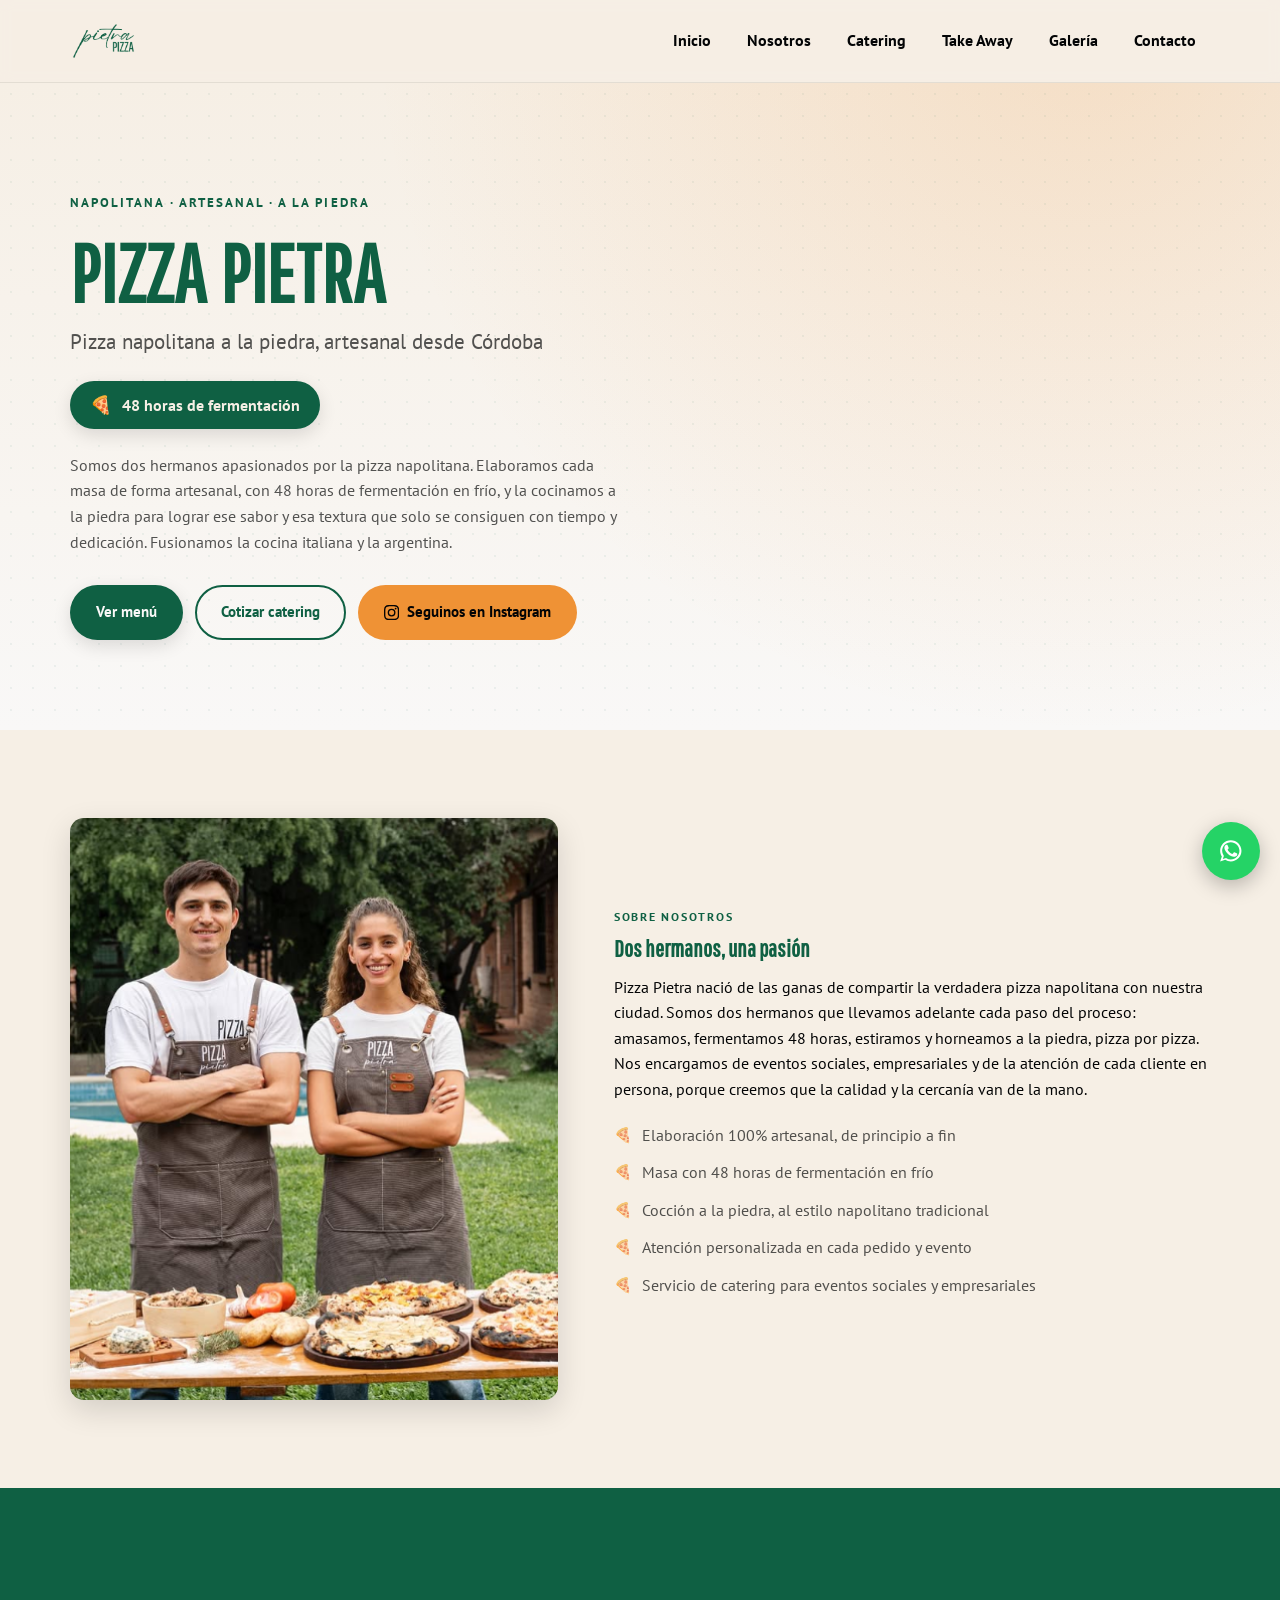
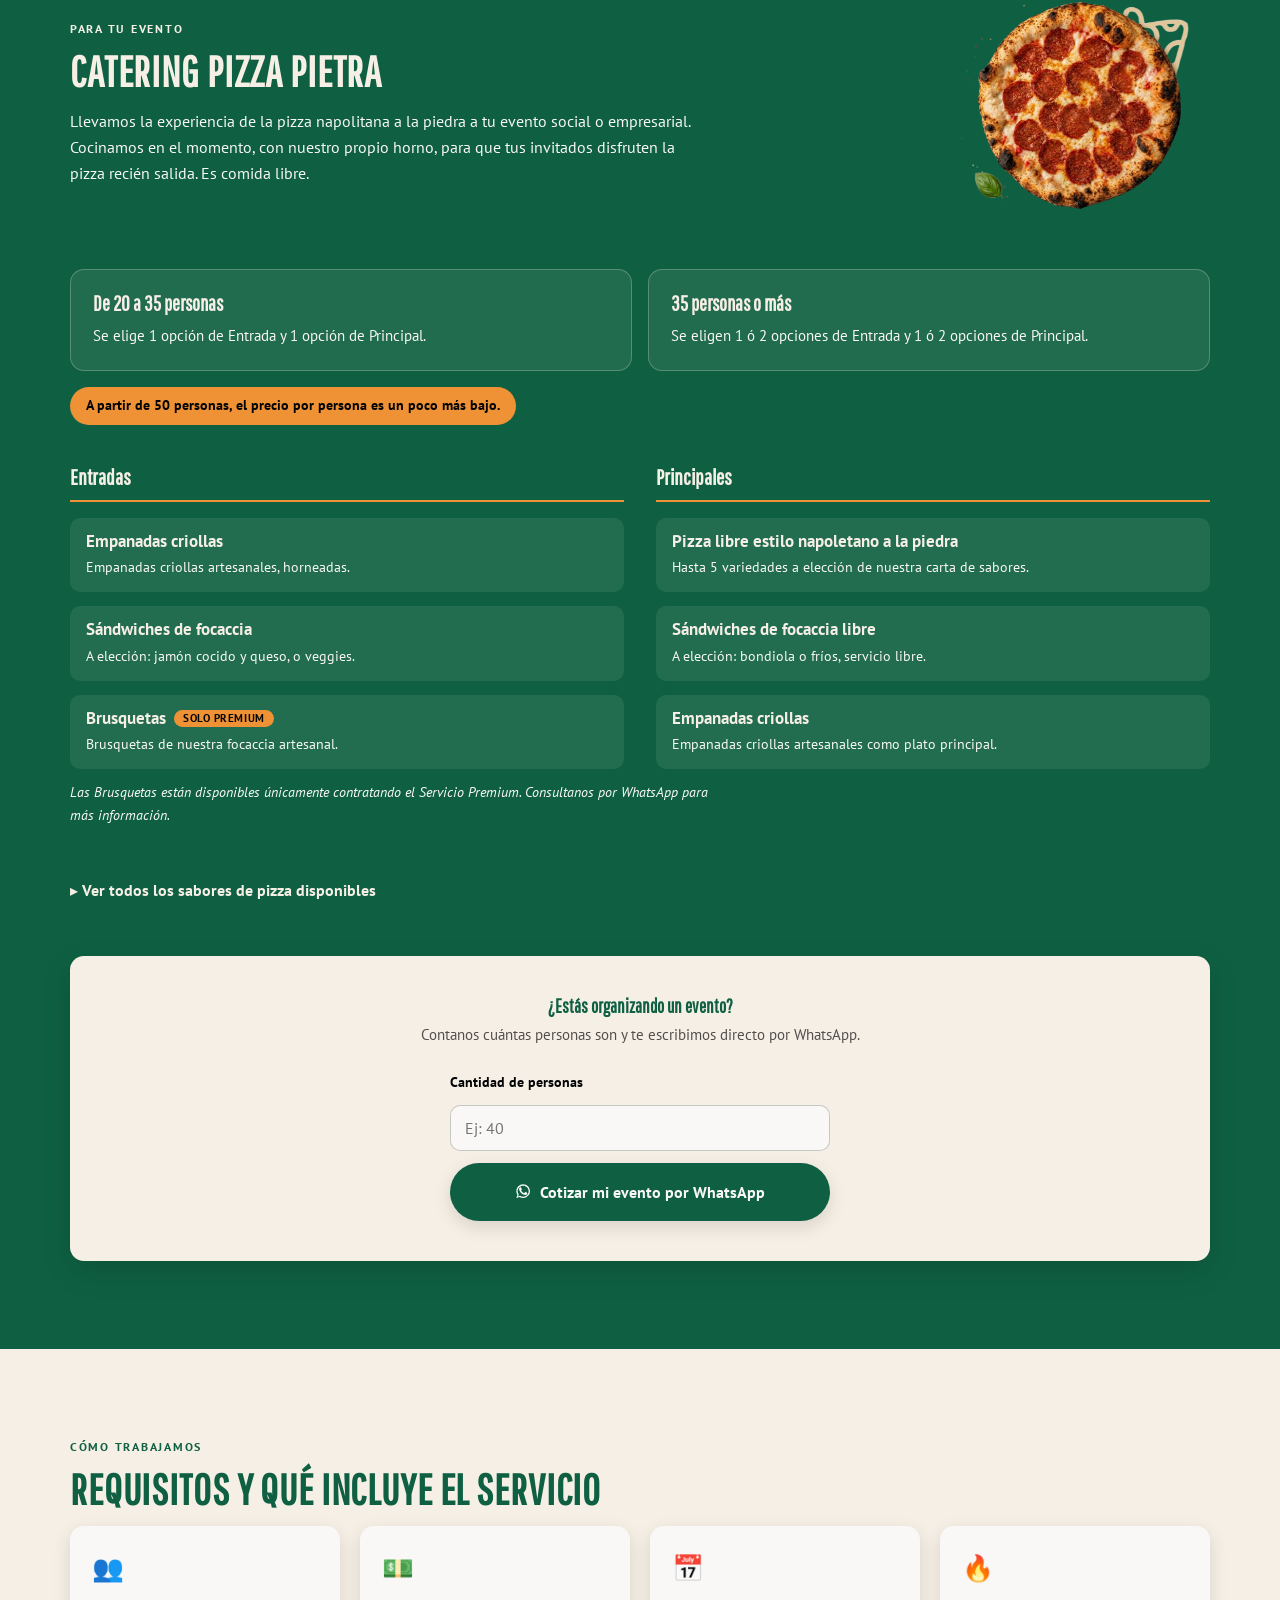
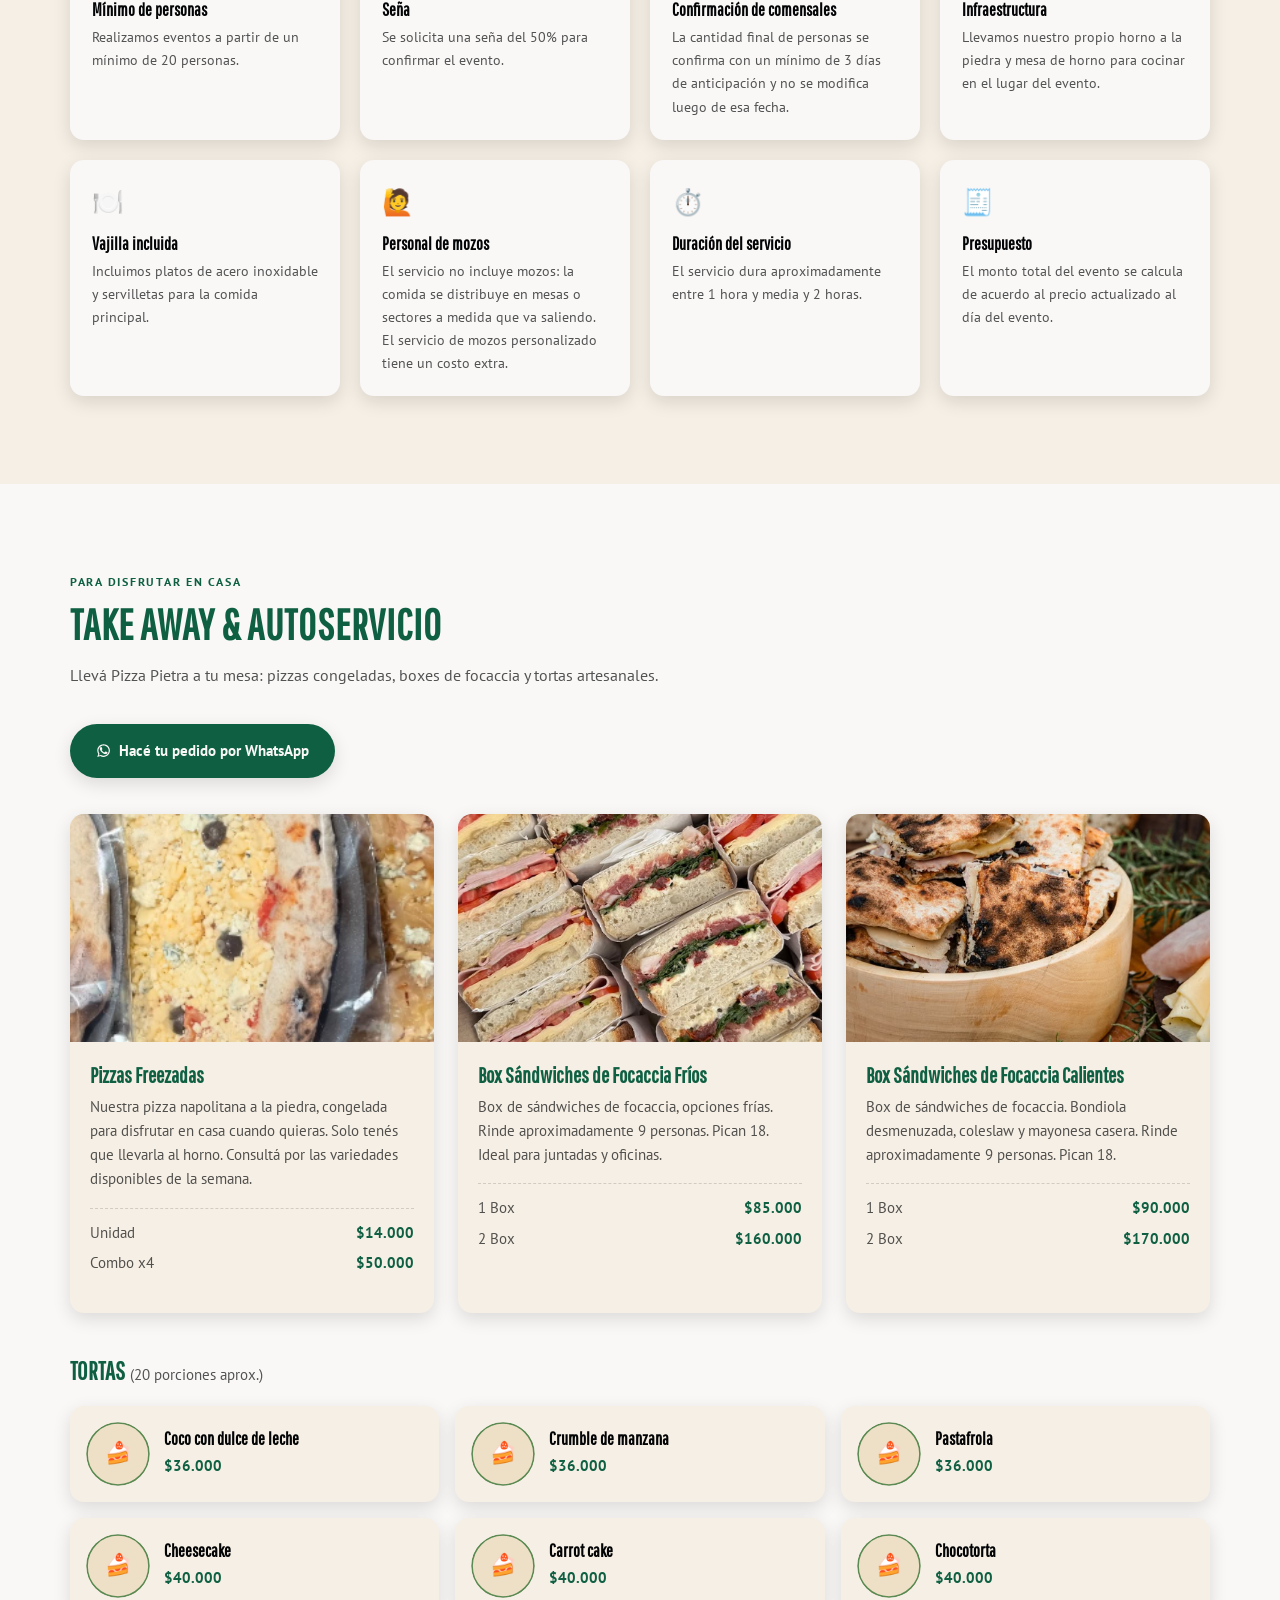
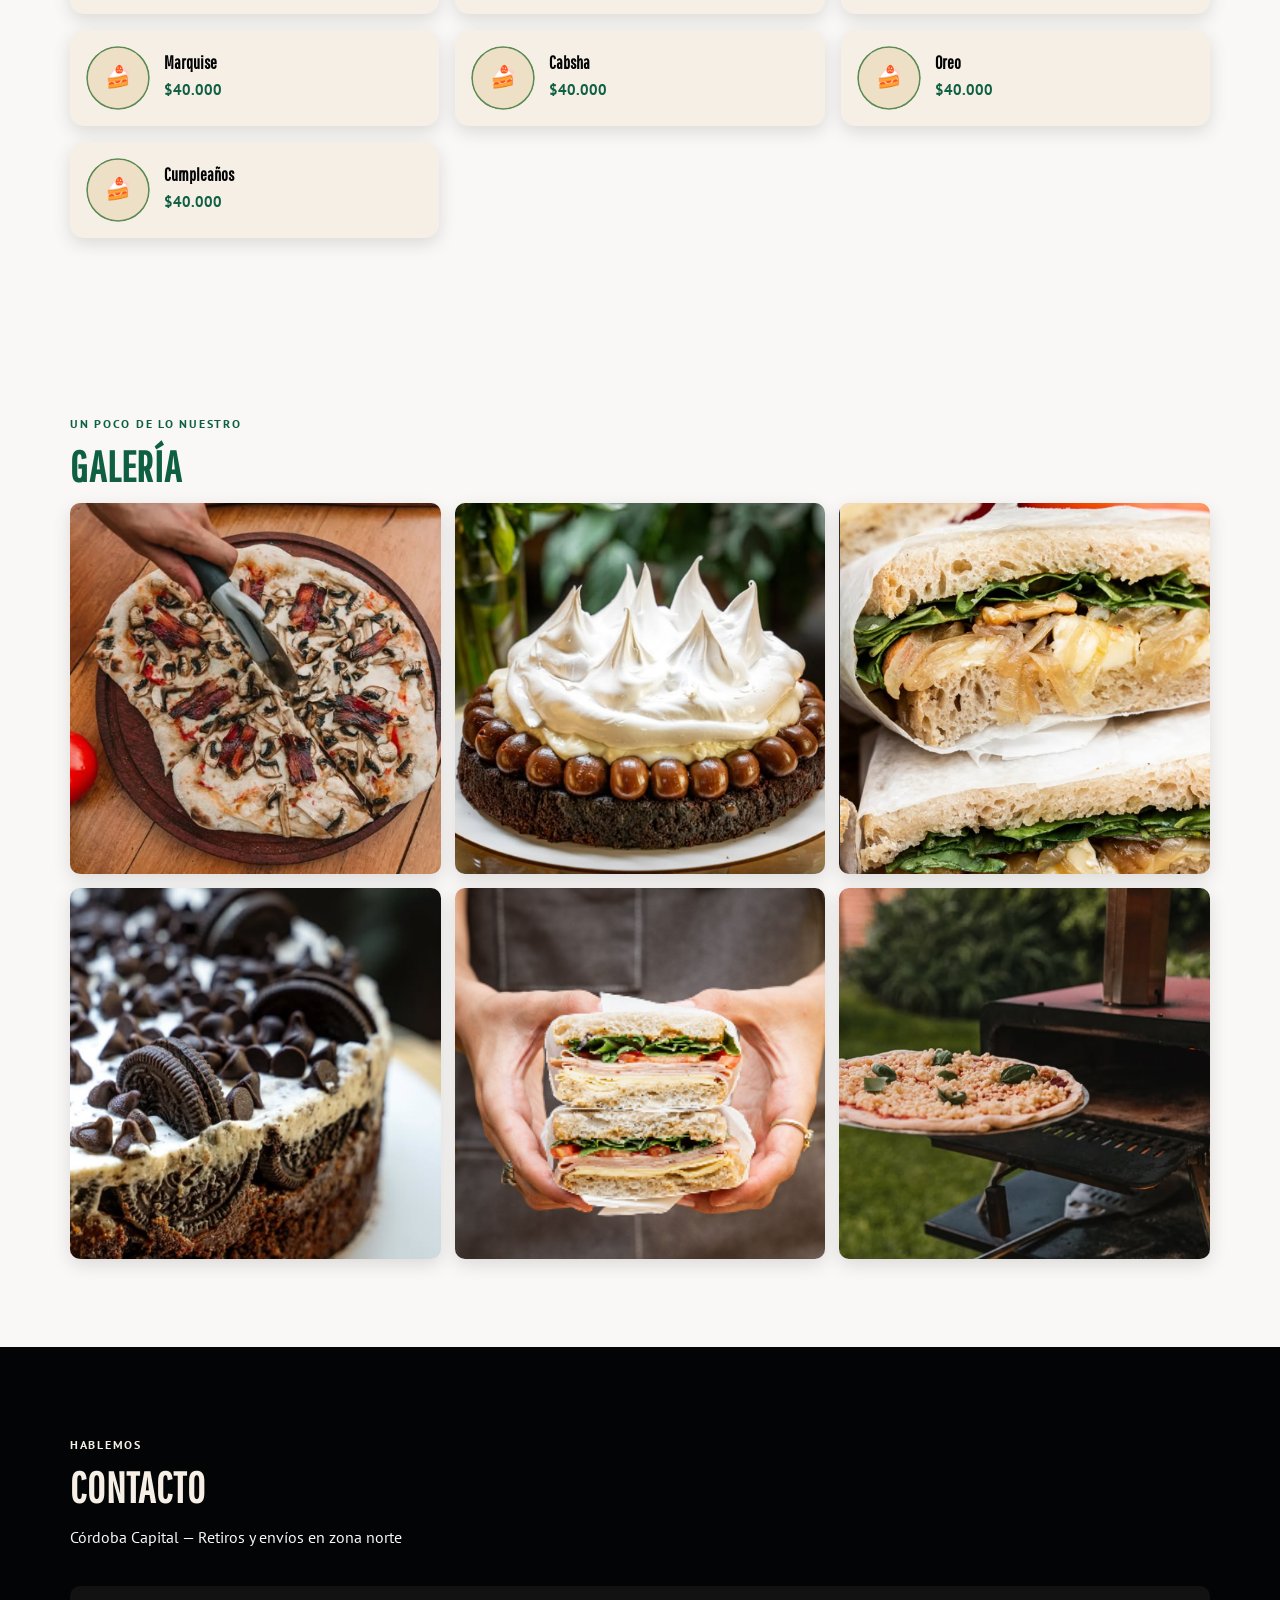
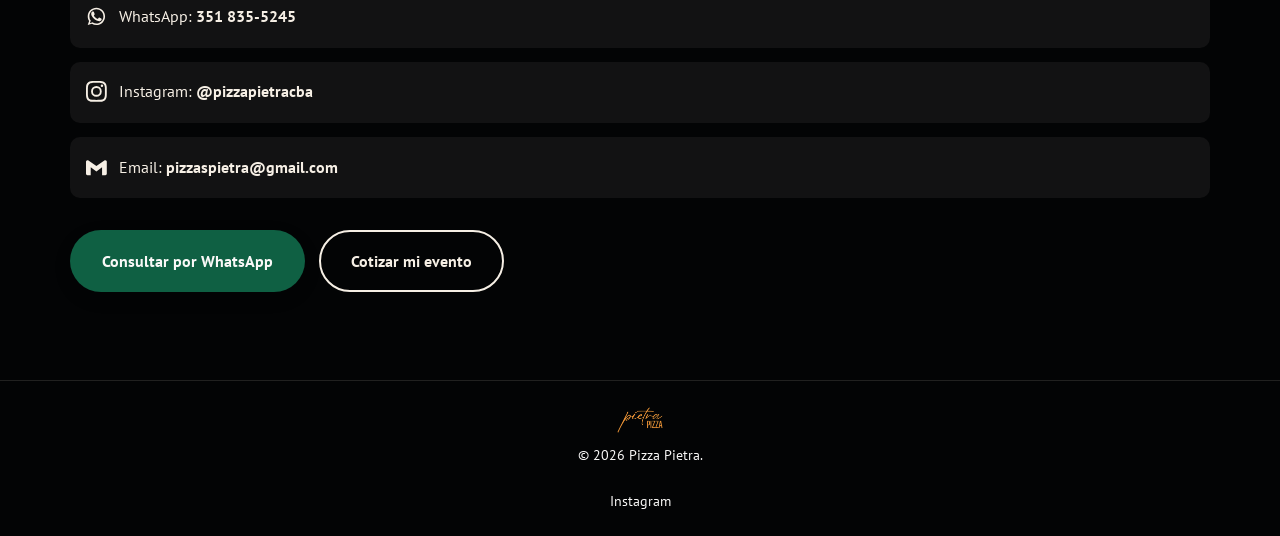
<file: index.html>
<!DOCTYPE html>
<html lang="es-AR">
<head>
<meta charset="UTF-8">
<meta name="viewport" content="width=device-width, initial-scale=1.0">
<title>Pizza Pietra | Pizza Napolitana a la Piedra y Catering en Córdoba</title>
<meta name="description" content="Pizza Pietra: pizza napolitana a la piedra artesanal, con masa de 48 horas de fermentación. Catering para eventos sociales y empresariales, take away, pizzas congeladas y tortas en Córdoba.">
<meta name="keywords" content="pizza napolitana Córdoba, pizza a la piedra, catering de pizzas Córdoba, pizza artesanal, catering eventos Córdoba, pizzas congeladas">
<meta name="author" content="Pizza Pietra">

<!-- Open Graph -->
<meta property="og:title" content="Pizza Pietra | Pizza Napolitana a la Piedra">
<meta property="og:description" content="Pizza napolitana artesanal con 48 horas de fermentación. Catering para eventos, take away y pizzas congeladas en Córdoba.">
<meta property="og:type" content="website">
<meta property="og:image" content="img/logo-verde.png">
<meta property="og:locale" content="es_AR">

<link rel="icon" type="image/png" href="img/logo-verde.png">

<link rel="preconnect" href="https://fonts.googleapis.com">
<link rel="preconnect" href="https://fonts.gstatic.com" crossorigin>
<link href="https://fonts.googleapis.com/css2?family=Pathway+Gothic+One&family=PT+Sans:wght@400;700&family=Sacramento&display=swap" rel="stylesheet">

<link rel="stylesheet" href="css/styles.css">
</head>
<body>

<!-- ======================= HEADER / NAVEGACIÓN ======================= -->
<header class="site-header" id="header">
  <div class="container header-inner">
    <a href="#inicio" class="brand">
      <img src="img/logo-verde.png" alt="Pietra Pizza" class="brand-logo">
    </a>

    <nav class="main-nav" id="main-nav">
      <ul>
        <li><a href="#inicio" class="nav-link">Inicio</a></li>
        <li><a href="#nosotros" class="nav-link">Nosotros</a></li>
        <li><a href="#catering" class="nav-link">Catering</a></li>
        <li><a href="#take-away" class="nav-link">Take Away</a></li>
        <li><a href="#galeria" class="nav-link">Galería</a></li>
        <li><a href="#contacto" class="nav-link">Contacto</a></li>
      </ul>
    </nav>

    <button class="hamburger" id="hamburger" aria-label="Abrir menú" aria-expanded="false" aria-controls="main-nav">
      <span></span><span></span><span></span>
    </button>
  </div>
</header>

<main>

  <!-- ======================= HERO ======================= -->
  <section class="hero" id="inicio">
    <div class="hero-texture" aria-hidden="true"></div>
    <div class="container hero-inner">
      <p class="hero-kicker">Napolitana &middot; Artesanal &middot; A la piedra</p>
      <h1 class="hero-title" id="hero-titulo">Pizza Pietra</h1>
      <p class="hero-subtitle" id="hero-subtitulo">Pizza napolitana a la piedra, artesanal desde Córdoba</p>

      <div class="hero-badge" id="hero-badge">
        <span class="hero-badge-icon">🍕</span>
        <span class="hero-badge-texto">48 horas de fermentación</span>
      </div>

      <p class="hero-description" id="hero-descripcion"></p>

      <div class="hero-actions">
        <a href="#take-away" class="btn btn-primary">Ver menú</a>
        <a href="#catering" class="btn btn-secondary">Cotizar catering</a>
        <a href="#" id="hero-instagram" target="_blank" rel="noopener" class="btn btn-ghost">
          <svg class="icon" viewBox="0 0 24 24" aria-hidden="true"><path d="M12 2.163c3.204 0 3.584.012 4.85.07 3.252.148 4.771 1.691 4.919 4.919.058 1.265.069 1.645.069 4.849 0 3.205-.012 3.584-.069 4.849-.149 3.225-1.664 4.771-4.919 4.919-1.266.058-1.644.07-4.85.07-3.204 0-3.584-.012-4.849-.07-3.26-.149-4.771-1.699-4.919-4.92-.058-1.265-.07-1.644-.07-4.849 0-3.204.013-3.583.07-4.849.149-3.227 1.664-4.771 4.919-4.919 1.266-.057 1.645-.069 4.849-.069zM12 0C8.741 0 8.332.014 7.052.072 2.695.272.273 2.69.073 7.052.014 8.332 0 8.741 0 12c0 3.259.014 3.668.072 4.948.2 4.358 2.618 6.78 6.98 6.98C8.332 23.986 8.741 24 12 24c3.259 0 3.668-.014 4.948-.072 4.354-.2 6.782-2.618 6.979-6.98.059-1.28.073-1.689.073-4.948 0-3.259-.014-3.667-.072-4.947-.196-4.354-2.617-6.78-6.979-6.98C15.668.014 15.259 0 12 0zm0 5.838a6.163 6.163 0 100 12.326 6.163 6.163 0 000-12.326zM12 16a4 4 0 110-8 4 4 0 010 8zm6.406-11.845a1.44 1.44 0 100 2.881 1.44 1.44 0 000-2.881z"/></svg>
          Seguinos en Instagram
        </a>
      </div>
    </div>
  </section>

  <!-- ======================= SOBRE NOSOTROS ======================= -->
  <section class="section nosotros" id="nosotros">
    <div class="container nosotros-grid">
      <div class="nosotros-imagen">
        <img src="img/nosotros.png" alt="Los hermanos de Pizza Pietra elaborando pizza artesanal" loading="lazy">
      </div>
      <div class="nosotros-texto">
        <p class="section-kicker">Sobre nosotros</p>
        <h2 id="nosotros-titulo">Dos hermanos, una pasión</h2>
        <p id="nosotros-descripcion"></p>
        <ul class="nosotros-puntos" id="nosotros-puntos"></ul>
      </div>
    </div>
  </section>

  <!-- ======================= CATERING ======================= -->
  <section class="section catering" id="catering">
    <div class="container">
      <div class="catering-header">
        <div class="catering-header-texto">
          <p class="section-kicker section-kicker--inverse">Para tu evento</p>
          <h2 class="section-title section-title--inverse">Catering Pizza Pietra</h2>
          <p class="section-subtitle section-subtitle--inverse" id="catering-intro"></p>
        </div>
        <img src="img/pizza-nueva.png" alt="Pizza napolitana a la piedra" class="catering-pizza-giratoria" id="catering-pizza-giratoria">
      </div>

      <div class="catering-grupos" id="catering-grupos"></div>

      <p class="catering-nota-descuento" id="catering-nota-descuento"></p>

      <div class="catering-opciones">
        <div class="catering-columna">
          <h3>Entradas</h3>
          <div id="catering-entradas" class="catering-lista"></div>
        </div>
        <div class="catering-columna">
          <h3>Principales</h3>
          <div id="catering-principales" class="catering-lista"></div>
        </div>
      </div>

      <p class="catering-nota-premium" id="catering-nota-premium"></p>

      <details class="sabores-detalle">
        <summary>Ver todos los sabores de pizza disponibles</summary>
        <p class="sabores-ayuda">Tocá un sabor para ver sus ingredientes.</p>
        <div class="sabores-grid" id="sabores-grid"></div>
      </details>

      <div class="cotizar-box">
        <h3>¿Estás organizando un evento?</h3>
        <p>Contanos cuántas personas son y te escribimos directo por WhatsApp.</p>
        <form id="form-cotizar" class="cotizar-form">
          <label for="cantidad-personas">Cantidad de personas</label>
          <input type="number" id="cantidad-personas" name="cantidad-personas" min="1" placeholder="Ej: 40" required>
          <button type="submit" class="btn btn-primary btn-large">
            <svg class="icon" viewBox="0 0 24 24" aria-hidden="true"><path d="M17.472 14.382c-.297-.149-1.758-.867-2.03-.967-.273-.099-.471-.148-.67.15-.197.297-.767.966-.94 1.164-.173.199-.347.223-.644.075-.297-.15-1.255-.463-2.39-1.475-.883-.788-1.48-1.761-1.653-2.059-.173-.297-.018-.458.13-.606.134-.133.298-.347.446-.52.149-.174.198-.298.298-.497.099-.198.05-.371-.025-.52-.075-.149-.669-1.612-.916-2.207-.242-.579-.487-.5-.669-.51-.173-.008-.371-.01-.57-.01-.198 0-.52.074-.792.372-.272.297-1.04 1.016-1.04 2.479 0 1.462 1.065 2.875 1.213 3.074.149.198 2.096 3.2 5.077 4.487.709.306 1.262.489 1.694.626.712.227 1.36.195 1.872.118.571-.085 1.758-.719 2.006-1.413.248-.694.248-1.289.173-1.413-.074-.124-.272-.198-.57-.347z"/><path d="M12.001 2C6.478 2 2 6.477 2 12c0 1.986.579 3.833 1.578 5.392L2 22l4.735-1.545A9.943 9.943 0 0012 22c5.523 0 10-4.477 10-10S17.523 2 12.001 2zm0 18.111a8.09 8.09 0 01-4.13-1.13l-.296-.176-3.075 1.004 1.017-2.999-.193-.308A8.086 8.086 0 013.89 12c0-4.475 3.638-8.112 8.112-8.112 4.474 0 8.111 3.637 8.111 8.112 0 4.474-3.637 8.111-8.112 8.111z"/></svg>
            Cotizar mi evento por WhatsApp
          </button>
        </form>
      </div>
    </div>
  </section>

  <!-- ======================= REQUISITOS ======================= -->
  <section class="section requisitos">
    <div class="container">
      <p class="section-kicker">Cómo trabajamos</p>
      <h2 class="section-title">Requisitos y qué incluye el servicio</h2>
      <div class="requisitos-grid" id="requisitos-grid"></div>
    </div>
  </section>

  <!-- ======================= TAKE AWAY ======================= -->
  <section class="section take-away" id="take-away">
    <div class="container">
      <p class="section-kicker">Para disfrutar en casa</p>
      <h2 class="section-title">Take Away &amp; Autoservicio</h2>
      <p class="section-subtitle">Llevá Pizza Pietra a tu mesa: pizzas congeladas, boxes de focaccia y tortas artesanales.</p>

      <a href="#" id="takeaway-cta" target="_blank" rel="noopener" class="btn btn-primary takeaway-cta">
        <svg class="icon" viewBox="0 0 24 24" aria-hidden="true"><path d="M17.472 14.382c-.297-.149-1.758-.867-2.03-.967-.273-.099-.471-.148-.67.15-.197.297-.767.966-.94 1.164-.173.199-.347.223-.644.075-.297-.15-1.255-.463-2.39-1.475-.883-.788-1.48-1.761-1.653-2.059-.173-.297-.018-.458.13-.606.134-.133.298-.347.446-.52.149-.174.198-.298.298-.497.099-.198.05-.371-.025-.52-.075-.149-.669-1.612-.916-2.207-.242-.579-.487-.5-.669-.51-.173-.008-.371-.01-.57-.01-.198 0-.52.074-.792.372-.272.297-1.04 1.016-1.04 2.479 0 1.462 1.065 2.875 1.213 3.074.149.198 2.096 3.2 5.077 4.487.709.306 1.262.489 1.694.626.712.227 1.36.195 1.872.118.571-.085 1.758-.719 2.006-1.413.248-.694.248-1.289.173-1.413-.074-.124-.272-.198-.57-.347z"/><path d="M12.001 2C6.478 2 2 6.477 2 12c0 1.986.579 3.833 1.578 5.392L2 22l4.735-1.545A9.943 9.943 0 0012 22c5.523 0 10-4.477 10-10S17.523 2 12.001 2zm0 18.111a8.09 8.09 0 01-4.13-1.13l-.296-.176-3.075 1.004 1.017-2.999-.193-.308A8.086 8.086 0 013.89 12c0-4.475 3.638-8.112 8.112-8.112 4.474 0 8.111 3.637 8.111 8.112 0 4.474-3.637 8.111-8.112 8.111z"/></svg>
        Hacé tu pedido por WhatsApp
      </a>

      <div class="cards-grid" id="takeaway-grid"></div>

      <div class="tortas-block">
        <h3 class="tortas-title">Tortas <span>(20 porciones aprox.)</span></h3>
        <div class="tortas-grid" id="tortas-grid"></div>
      </div>
    </div>
  </section>

  <!-- ======================= GALERÍA ======================= -->
  <section class="section galeria" id="galeria">
    <div class="container">
      <p class="section-kicker">Un poco de lo nuestro</p>
      <h2 class="section-title">Galería</h2>
      <div class="galeria-grid" id="galeria-grid"></div>
    </div>
  </section>

  <!-- ======================= CONTACTO ======================= -->
  <section class="section contacto" id="contacto">
    <div class="container contacto-inner">
      <p class="section-kicker section-kicker--inverse">Hablemos</p>
      <h2 class="section-title section-title--inverse">Contacto</h2>
      <p class="section-subtitle section-subtitle--inverse" id="contacto-zona"></p>

      <div class="contacto-datos">
        <a href="#" id="contacto-whatsapp" target="_blank" rel="noopener" class="contacto-item">
          <span class="contacto-icono" aria-hidden="true"><svg class="icon" viewBox="0 0 24 24"><path d="M17.472 14.382c-.297-.149-1.758-.867-2.03-.967-.273-.099-.471-.148-.67.15-.197.297-.767.966-.94 1.164-.173.199-.347.223-.644.075-.297-.15-1.255-.463-2.39-1.475-.883-.788-1.48-1.761-1.653-2.059-.173-.297-.018-.458.13-.606.134-.133.298-.347.446-.52.149-.174.198-.298.298-.497.099-.198.05-.371-.025-.52-.075-.149-.669-1.612-.916-2.207-.242-.579-.487-.5-.669-.51-.173-.008-.371-.01-.57-.01-.198 0-.52.074-.792.372-.272.297-1.04 1.016-1.04 2.479 0 1.462 1.065 2.875 1.213 3.074.149.198 2.096 3.2 5.077 4.487.709.306 1.262.489 1.694.626.712.227 1.36.195 1.872.118.571-.085 1.758-.719 2.006-1.413.248-.694.248-1.289.173-1.413-.074-.124-.272-.198-.57-.347z"/><path d="M12.001 2C6.478 2 2 6.477 2 12c0 1.986.579 3.833 1.578 5.392L2 22l4.735-1.545A9.943 9.943 0 0012 22c5.523 0 10-4.477 10-10S17.523 2 12.001 2zm0 18.111a8.09 8.09 0 01-4.13-1.13l-.296-.176-3.075 1.004 1.017-2.999-.193-.308A8.086 8.086 0 013.89 12c0-4.475 3.638-8.112 8.112-8.112 4.474 0 8.111 3.637 8.111 8.112 0 4.474-3.637 8.111-8.112 8.111z"/></svg></span>
          <span>WhatsApp: <strong id="contacto-whatsapp-texto"></strong></span>
        </a>
        <a href="#" id="contacto-instagram" target="_blank" rel="noopener" class="contacto-item">
          <span class="contacto-icono" aria-hidden="true"><svg class="icon" viewBox="0 0 24 24"><path d="M12 2.163c3.204 0 3.584.012 4.85.07 3.252.148 4.771 1.691 4.919 4.919.058 1.265.069 1.645.069 4.849 0 3.205-.012 3.584-.069 4.849-.149 3.225-1.664 4.771-4.919 4.919-1.266.058-1.644.07-4.85.07-3.204 0-3.584-.012-4.849-.07-3.26-.149-4.771-1.699-4.919-4.92-.058-1.265-.07-1.644-.07-4.849 0-3.204.013-3.583.07-4.849.149-3.227 1.664-4.771 4.919-4.919 1.266-.057 1.645-.069 4.849-.069zM12 0C8.741 0 8.332.014 7.052.072 2.695.272.273 2.69.073 7.052.014 8.332 0 8.741 0 12c0 3.259.014 3.668.072 4.948.2 4.358 2.618 6.78 6.98 6.98C8.332 23.986 8.741 24 12 24c3.259 0 3.668-.014 4.948-.072 4.354-.2 6.782-2.618 6.979-6.98.059-1.28.073-1.689.073-4.948 0-3.259-.014-3.667-.072-4.947-.196-4.354-2.617-6.78-6.979-6.98C15.668.014 15.259 0 12 0zm0 5.838a6.163 6.163 0 100 12.326 6.163 6.163 0 000-12.326zM12 16a4 4 0 110-8 4 4 0 010 8zm6.406-11.845a1.44 1.44 0 100 2.881 1.44 1.44 0 000-2.881z"/></svg></span>
          <span>Instagram: <strong id="contacto-instagram-texto"></strong></span>
        </a>
        <a href="#" id="contacto-email" class="contacto-item">
          <span class="contacto-icono" aria-hidden="true"><svg class="icon" viewBox="0 0 24 24"><path d="M24 5.457v13.909c0 .904-.732 1.636-1.636 1.636h-3.819V11.73L12 16.64l-6.545-4.91v9.273H1.636A1.636 1.636 0 0 1 0 19.366V5.457c0-.383.128-.735.345-1.019l.135-.163A1.635 1.635 0 0 1 1.636 3.82h.749L12 10.457l9.615-6.636h.749a1.635 1.635 0 0 1 1.156.472l.135.163c.217.284.345.636.345 1.019z"/></svg></span>
          <span>Email: <strong id="contacto-email-texto"></strong></span>
        </a>
      </div>

      <div class="contacto-cta">
        <a href="#" id="cta-whatsapp-grande" target="_blank" rel="noopener" class="btn btn-primary btn-large">Consultar por WhatsApp</a>
        <a href="#catering" class="btn btn-secondary btn-large">Cotizar mi evento</a>
      </div>
    </div>
  </section>

</main>

<!-- ======================= FOOTER ======================= -->
<footer class="site-footer">
  <div class="container footer-inner">
    <div class="footer-brand">
      <img src="img/logo-naranja.png" alt="Pietra Pizza" class="footer-logo">
    </div>
    <p>&copy; <span id="footer-year"></span> Pizza Pietra.</p>
    <a href="#" id="footer-instagram" target="_blank" rel="noopener">Instagram</a>
  </div>
</footer>

<!-- Botón flotante de WhatsApp -->
<a href="#" id="whatsapp-flotante" target="_blank" rel="noopener" class="whatsapp-flotante" aria-label="Consultar por WhatsApp">
  <svg class="icon" viewBox="0 0 24 24" aria-hidden="true"><path d="M17.472 14.382c-.297-.149-1.758-.867-2.03-.967-.273-.099-.471-.148-.67.15-.197.297-.767.966-.94 1.164-.173.199-.347.223-.644.075-.297-.15-1.255-.463-2.39-1.475-.883-.788-1.48-1.761-1.653-2.059-.173-.297-.018-.458.13-.606.134-.133.298-.347.446-.52.149-.174.198-.298.298-.497.099-.198.05-.371-.025-.52-.075-.149-.669-1.612-.916-2.207-.242-.579-.487-.5-.669-.51-.173-.008-.371-.01-.57-.01-.198 0-.52.074-.792.372-.272.297-1.04 1.016-1.04 2.479 0 1.462 1.065 2.875 1.213 3.074.149.198 2.096 3.2 5.077 4.487.709.306 1.262.489 1.694.626.712.227 1.36.195 1.872.118.571-.085 1.758-.719 2.006-1.413.248-.694.248-1.289.173-1.413-.074-.124-.272-.198-.57-.347z"/><path d="M12.001 2C6.478 2 2 6.477 2 12c0 1.986.579 3.833 1.578 5.392L2 22l4.735-1.545A9.943 9.943 0 0012 22c5.523 0 10-4.477 10-10S17.523 2 12.001 2zm0 18.111a8.09 8.09 0 01-4.13-1.13l-.296-.176-3.075 1.004 1.017-2.999-.193-.308A8.086 8.086 0 013.89 12c0-4.475 3.638-8.112 8.112-8.112 4.474 0 8.111 3.637 8.111 8.112 0 4.474-3.637 8.111-8.112 8.111z"/></svg>
</a>

<!-- ======================= MODAL DE INGREDIENTES ======================= -->
<div class="modal-overlay" id="modal-ingredientes" hidden>
  <div class="modal-box" role="dialog" aria-modal="true" aria-labelledby="modal-ingredientes-titulo">
    <button type="button" class="modal-cerrar" id="modal-cerrar" aria-label="Cerrar">&times;</button>
    <span class="modal-badge" id="modal-ingredientes-badge" hidden>Vegetariana</span>
    <h3 id="modal-ingredientes-titulo"></h3>
    <p class="modal-ingredientes-label">Ingredientes:</p>
    <p class="modal-ingredientes-lista" id="modal-ingredientes-lista"></p>
  </div>
</div>

<!-- data/menu.js debe cargarse ANTES que js/script.js -->
<script src="data/menu.js"></script>
<script src="js/script.js"></script>
</body>
</html>
</file>
<file: css/styles.css>
/* =========================================================================
   PIZZA PIETRA — ESTILOS
   Paleta e identidad oficial de marca (ver "Identidad Final Pizza Pietra.pdf"):
     - Crema  #F6EFE5   (fondo principal)
     - Blanco #F9F8F7   (superficies claras / tarjetas)
     - Negro  #030405   (texto, secciones oscuras)
     - Naranja #EF9235  (color principal / acento / CTA)
     - Verde  #0F6043   (color secundario / títulos / secciones oscuras)
   Tipografías oficiales:
     - Principal (títulos): Pathway Gothic One
     - Principal 2 (texto): PT Sans
     - Secundaria (solo en el isotipo/logo): Eyesome Script — no es una
       fuente de Google Fonts, por eso no se carga para texto del sitio;
       se usa únicamente dentro de las imágenes oficiales del logo.
   Mobile first: las reglas base son para celular, y se amplían con
   media queries (min-width) para tablet y escritorio.
   ========================================================================= */

:root {
  /* Colores oficiales de marca */
  --color-cream: #F6EFE5;
  --color-white: #F9F8F7;
  --color-black: #030405;
  --color-orange: #EF9235;
  --color-green: #0F6043;

  /* Variantes oscuras para estados hover — no vienen especificadas en el
     PDF (que solo da tintes más claros), se derivan matemáticamente
     oscureciendo el color base un 15% para mantener el mismo tono. */
  --color-orange-dark: #CB7C2D;
  --color-green-dark: #0D5239;

  /* Tintes suaves (10%/80% de las variaciones tonales del PDF), para
     fondos sutiles que no necesitan el color base a pleno. */
  --color-orange-tint: #FDF3E9;
  --color-green-tint: #E4EDEA;

  /* Texto secundario/muted: negro oficial a menor opacidad (no es un
     color nuevo, es el mismo --color-black atenuado). */
  --color-text-muted: rgba(3, 4, 5, 0.68);

  /* Tipografía */
  --font-display: 'Pathway Gothic One', 'Arial Narrow', Arial, sans-serif;
  --font-body: 'PT Sans', 'Segoe UI', system-ui, -apple-system, sans-serif;
  /* "Eyesome Script" (la secundaria del PDF) no está en Google Fonts ni
     es gratuita. 'Sacramento' es la aproximación más parecida disponible
     para usarla en detalles puntuales (no en textos largos). */
  --font-script: 'Sacramento', cursive;

  /* Layout */
  --max-width: 1180px;
  --radius: 14px;
  --shadow-soft: 0 10px 30px rgba(3, 4, 5, 0.14);
  --shadow-card: 0 6px 18px rgba(3, 4, 5, 0.12);
}

* { box-sizing: border-box; }

html {
  scroll-behavior: smooth;
  scroll-padding-top: 78px;
}

body {
  margin: 0;
  font-family: var(--font-body);
  color: var(--color-black);
  background-color: var(--color-cream);
  line-height: 1.6;
  -webkit-font-smoothing: antialiased;
}

img { max-width: 100%; display: block; }

/* Íconos de WhatsApp/Instagram/Gmail: heredan el tamaño de letra y el
   color del texto que los rodea. */
.icon {
  width: 1em;
  height: 1em;
  display: inline-block;
  vertical-align: -0.125em;
  fill: currentColor;
  flex-shrink: 0;
}

a {
  color: inherit;
  text-decoration: none;
}

ul { list-style: none; margin: 0; padding: 0; }

h1, h2, h3, h4 {
  font-family: var(--font-display);
  font-weight: 700;
  line-height: 1.15;
  margin: 0 0 0.5em 0;
  color: var(--color-green);
}

p { margin: 0 0 1em 0; }

.container {
  width: 100%;
  max-width: var(--max-width);
  margin: 0 auto;
  padding: 0 20px;
}

.section {
  padding: 64px 0;
}

.section-kicker {
  font-family: var(--font-body);
  text-transform: uppercase;
  letter-spacing: 0.14em;
  font-size: 0.78rem;
  font-weight: 700;
  color: var(--color-green);
  margin-bottom: 8px;
}

.section-kicker--inverse { color: var(--color-cream); }

.section-title {
  font-family: var(--font-display);
  text-transform: uppercase;
  letter-spacing: 0.02em;
  font-size: clamp(1.9rem, 4.5vw, 2.7rem);
  margin-bottom: 12px;
}

.section-title--inverse { color: var(--color-cream); }

.section-subtitle {
  max-width: 620px;
  color: var(--color-text-muted);
  font-size: 1.02rem;
  margin-bottom: 36px;
}

.section-subtitle--inverse { color: var(--color-white); }

/* -------------------------------------------------------------------------
   BOTONES
   ------------------------------------------------------------------------- */
.btn {
  display: inline-flex;
  align-items: center;
  justify-content: center;
  gap: 8px;
  padding: 13px 24px;
  border-radius: 999px;
  font-family: var(--font-body);
  font-weight: 700;
  font-size: 0.95rem;
  border: 2px solid transparent;
  cursor: pointer;
  transition: transform 0.15s ease, box-shadow 0.15s ease, background-color 0.15s ease, color 0.15s ease;
  white-space: nowrap;
}

.btn:hover { transform: translateY(-2px); }

.btn-primary {
  background-color: var(--color-green);
  color: var(--color-white);
  box-shadow: var(--shadow-card);
}
.btn-primary:hover { background-color: var(--color-green-dark); }

.btn-secondary {
  background-color: transparent;
  color: var(--color-cream);
  border-color: var(--color-cream);
}
.btn-secondary:hover { background-color: rgba(246, 239, 229, 0.12); }

.hero .btn-secondary {
  color: var(--color-green);
  border-color: var(--color-green);
}
.hero .btn-secondary:hover { background-color: rgba(15, 96, 67, 0.08); }

.btn-ghost {
  background-color: var(--color-orange);
  color: var(--color-black);
}
.btn-ghost:hover { background-color: var(--color-orange-dark); }

.btn-large { padding: 16px 30px; font-size: 1.02rem; }

/* -------------------------------------------------------------------------
   HEADER
   ------------------------------------------------------------------------- */
.site-header {
  position: sticky;
  top: 0;
  z-index: 100;
  background-color: rgba(246, 239, 229, 0.94);
  backdrop-filter: saturate(160%) blur(6px);
  border-bottom: 1px solid rgba(3, 4, 5, 0.08);
}

.header-inner {
  display: flex;
  align-items: center;
  justify-content: space-between;
  height: 68px;
}

.brand {
  display: flex;
  align-items: center;
  gap: 10px;
}

.brand-logo { height: 40px; width: auto; }

.main-nav {
  position: fixed;
  top: 68px;
  left: 0;
  right: 0;
  background-color: var(--color-cream);
  border-bottom: 1px solid rgba(3, 4, 5, 0.08);
  transform: translateY(-140%);
  opacity: 0;
  transition: transform 0.25s ease, opacity 0.25s ease;
  z-index: 99;
}

.main-nav.is-open {
  transform: translateY(0);
  opacity: 1;
}

.main-nav ul {
  display: flex;
  flex-direction: column;
  padding: 12px 20px 20px;
}

.main-nav li { border-top: 1px solid rgba(3, 4, 5, 0.06); }
.main-nav li:first-child { border-top: none; }

.nav-link {
  display: block;
  padding: 14px 4px;
  font-weight: 700;
  color: var(--color-black);
}

.nav-link:hover { color: var(--color-green); }

.hamburger {
  width: 42px;
  height: 42px;
  border: none;
  background: transparent;
  cursor: pointer;
  display: flex;
  flex-direction: column;
  align-items: center;
  justify-content: center;
  gap: 5px;
}

.hamburger span {
  width: 24px;
  height: 2px;
  background-color: var(--color-green);
  border-radius: 2px;
  transition: transform 0.2s ease, opacity 0.2s ease;
}

.hamburger[aria-expanded="true"] span:nth-child(1) { transform: translateY(7px) rotate(45deg); }
.hamburger[aria-expanded="true"] span:nth-child(2) { opacity: 0; }
.hamburger[aria-expanded="true"] span:nth-child(3) { transform: translateY(-7px) rotate(-45deg); }

/* -------------------------------------------------------------------------
   HERO
   ------------------------------------------------------------------------- */
.hero {
  position: relative;
  overflow: hidden;
  padding: 76px 0 64px;
  background:
    radial-gradient(circle at 85% -10%, rgba(239, 146, 53, 0.18), transparent 55%),
    linear-gradient(180deg, var(--color-cream) 0%, var(--color-white) 100%);
}

.hero-texture {
  position: absolute;
  inset: 0;
  background-image:
    radial-gradient(rgba(15, 96, 67, 0.06) 1.5px, transparent 1.5px);
  background-size: 22px 22px;
  pointer-events: none;
}

.hero-inner { position: relative; }

.hero-kicker {
  text-transform: uppercase;
  letter-spacing: 0.16em;
  font-size: 0.8rem;
  font-weight: 700;
  color: var(--color-green);
  margin-bottom: 14px;
}

.hero-title {
  font-family: var(--font-display);
  text-transform: uppercase;
  letter-spacing: 0.01em;
  font-size: clamp(2.8rem, 12vw, 5rem);
  color: var(--color-green);
  margin-bottom: 6px;
}

.hero-subtitle {
  font-size: clamp(1.05rem, 3vw, 1.3rem);
  color: var(--color-text-muted);
  max-width: 560px;
  margin-bottom: 22px;
}

.hero-badge {
  display: inline-flex;
  align-items: center;
  gap: 10px;
  background-color: var(--color-green);
  color: var(--color-cream);
  padding: 10px 20px;
  border-radius: 999px;
  font-weight: 700;
  font-size: 0.95rem;
  margin-bottom: 24px;
  box-shadow: var(--shadow-card);
}

.hero-badge-icon { font-size: 1.1rem; }

.hero-badge-texto {
  font-family: var(--font-body);
  font-weight: 700;
  font-size: 1rem;
  line-height: 1;
}

.hero-description {
  max-width: 560px;
  color: var(--color-text-muted);
  margin-bottom: 30px;
}

.hero-actions {
  display: flex;
  flex-wrap: wrap;
  gap: 12px;
}

/* -------------------------------------------------------------------------
   SOBRE NOSOTROS
   ------------------------------------------------------------------------- */
.nosotros { background-color: var(--color-cream); }

.nosotros-grid {
  display: grid;
  gap: 32px;
}

.nosotros-imagen img {
  border-radius: var(--radius);
  box-shadow: var(--shadow-soft);
  width: 100%;
  display: block;
}

.nosotros-puntos { margin-top: 20px; }

.nosotros-puntos li {
  position: relative;
  padding-left: 28px;
  margin-bottom: 12px;
  color: var(--color-text-muted);
}

.nosotros-puntos li::before {
  content: "🍕";
  position: absolute;
  left: 0;
  top: 0;
  font-size: 0.9rem;
}

/* -------------------------------------------------------------------------
   TAKE AWAY — TARJETAS
   ------------------------------------------------------------------------- */
.take-away { background-color: var(--color-white); }

.takeaway-cta {
  margin-bottom: 36px;
}

.cards-grid {
  display: grid;
  grid-template-columns: 1fr;
  gap: 24px;
  margin-bottom: 20px;
}

.product-card {
  background-color: var(--color-cream);
  border-radius: var(--radius);
  overflow: hidden;
  box-shadow: var(--shadow-card);
  display: flex;
  flex-direction: column;
  transition: transform 0.2s ease, box-shadow 0.2s ease;
}

.product-card:hover {
  transform: translateY(-4px);
  box-shadow: var(--shadow-soft);
}

.product-card-img {
  width: 100%;
  aspect-ratio: 16 / 10;
  object-fit: cover;
  background-color: var(--color-orange-tint);
}

.product-card-body {
  padding: 20px;
  display: flex;
  flex-direction: column;
  flex: 1;
}

.product-card-body h3 {
  font-size: 1.4rem;
  margin-bottom: 8px;
}

.product-card-desc {
  color: var(--color-text-muted);
  font-size: 0.94rem;
  margin-bottom: 16px;
}

.product-precios {
  display: flex;
  flex-direction: column;
  gap: 6px;
  margin-bottom: 18px;
  padding-top: 12px;
  border-top: 1px dashed rgba(3, 4, 5, 0.15);
}

.product-precio-linea {
  display: flex;
  justify-content: space-between;
  font-size: 0.95rem;
}

.product-precio-linea .etiqueta { color: var(--color-text-muted); }

.product-precio-linea .precio {
  font-weight: 700;
  color: var(--color-green);
}

.tortas-block { margin-top: 44px; }

.tortas-title {
  font-family: var(--font-display);
  text-transform: uppercase;
  letter-spacing: 0.02em;
  font-size: 1.55rem;
  margin-bottom: 20px;
}

.tortas-title span {
  font-family: var(--font-body);
  text-transform: none;
  letter-spacing: normal;
  font-weight: 500;
  font-size: 0.95rem;
  color: var(--color-text-muted);
}

.tortas-grid {
  display: grid;
  grid-template-columns: 1fr;
  gap: 16px;
}

.torta-card {
  background-color: var(--color-cream);
  border-radius: var(--radius);
  padding: 16px;
  display: flex;
  align-items: center;
  gap: 14px;
  box-shadow: var(--shadow-card);
}

.torta-card img {
  width: 64px;
  height: 64px;
  border-radius: 50%;
  object-fit: cover;
  flex-shrink: 0;
}

.torta-card-info { flex: 1; }

.torta-card-info h4 {
  font-size: 1.15rem;
  margin: 0 0 4px 0;
  color: var(--color-black);
}

.torta-card-info .precio {
  font-weight: 700;
  color: var(--color-green);
  font-size: 0.95rem;
}

/* -------------------------------------------------------------------------
   CATERING
   ------------------------------------------------------------------------- */
.catering {
  background-color: var(--color-green);
  color: var(--color-cream);
}

.catering-header {
  display: flex;
  flex-direction: column;
  align-items: center;
  gap: 28px;
  text-align: center;
  margin-bottom: 40px;
}

.catering-header-texto .section-subtitle { margin-bottom: 0; }

.catering-pizza-giratoria {
  width: 200px;
  height: auto;
  will-change: transform;
}

.catering-grupos {
  display: grid;
  grid-template-columns: 1fr;
  gap: 16px;
  margin-bottom: 16px;
}

.catering-nota-descuento {
  display: inline-block;
  background-color: var(--color-orange);
  color: var(--color-black);
  font-size: 0.85rem;
  font-weight: 700;
  padding: 8px 16px;
  border-radius: 999px;
  margin: 0 0 40px 0;
}

.catering-grupo-card {
  background-color: rgba(246, 239, 229, 0.08);
  border: 1px solid rgba(246, 239, 229, 0.25);
  border-radius: var(--radius);
  padding: 22px;
}

.catering-grupo-card h3 {
  color: var(--color-cream);
  font-size: 1.3rem;
  margin-bottom: 8px;
}

.catering-grupo-card p {
  color: var(--color-white);
  margin: 0;
  font-size: 0.95rem;
}

.catering-opciones {
  display: grid;
  grid-template-columns: 1fr;
  gap: 32px;
  margin-bottom: 12px;
}

.catering-columna h3 {
  color: var(--color-cream);
  font-size: 1.35rem;
  border-bottom: 2px solid var(--color-orange);
  padding-bottom: 10px;
  margin-bottom: 16px;
}

.catering-lista { display: flex; flex-direction: column; gap: 14px; }

.catering-item {
  background-color: rgba(246, 239, 229, 0.08);
  border-radius: 10px;
  padding: 14px 16px;
  position: relative;
}

.catering-item h4 {
  font-family: var(--font-body);
  font-weight: 700;
  color: var(--color-cream);
  font-size: 1.05rem;
  margin: 0 0 4px 0;
  display: flex;
  align-items: center;
  gap: 8px;
}

.catering-item p {
  color: var(--color-white);
  font-size: 0.9rem;
  margin: 0;
}

.badge-premium {
  font-size: 0.7rem;
  text-transform: uppercase;
  letter-spacing: 0.05em;
  background-color: var(--color-orange);
  color: var(--color-black);
  padding: 2px 9px;
  border-radius: 999px;
  font-weight: 700;
}

.catering-nota-premium {
  font-size: 0.88rem;
  color: var(--color-white);
  font-style: italic;
  max-width: 640px;
  margin: 0 0 40px 0;
}

.sabores-detalle {
  margin-bottom: 40px;
  color: var(--color-cream);
}

.sabores-detalle summary {
  cursor: pointer;
  font-weight: 700;
  padding: 12px 0;
  list-style: none;
}

.sabores-detalle summary::-webkit-details-marker { display: none; }

.sabores-detalle summary::before {
  content: "▸ ";
  color: var(--color-cream);
}

.sabores-detalle[open] summary::before { content: "▾ "; }

.sabores-ayuda {
  color: var(--color-white);
  font-size: 0.85rem;
  font-style: italic;
  margin: 0;
}

.sabores-grid {
  display: flex;
  flex-wrap: wrap;
  gap: 10px;
  padding: 12px 0 4px;
}

.sabor-chip {
  font-family: var(--font-body);
  background-color: rgba(246, 239, 229, 0.1);
  color: var(--color-cream);
  border: 1px solid rgba(246, 239, 229, 0.25);
  border-radius: 999px;
  padding: 10px 16px;
  font-size: 0.86rem;
  display: inline-flex;
  align-items: center;
  gap: 6px;
  cursor: pointer;
  min-height: 44px;
  transition: background-color 0.15s ease, transform 0.15s ease;
}

.sabor-chip:hover,
.sabor-chip:focus-visible {
  background-color: rgba(246, 239, 229, 0.22);
  transform: translateY(-1px);
}

.sabor-chip:active { transform: translateY(0); }

.badge-veggie {
  background-color: var(--color-orange);
  color: var(--color-black);
  font-size: 0.68rem;
  font-weight: 700;
  width: 16px;
  height: 16px;
  border-radius: 50%;
  display: inline-flex;
  align-items: center;
  justify-content: center;
}

.cotizar-box {
  background-color: var(--color-cream);
  color: var(--color-black);
  border-radius: var(--radius);
  padding: 32px 28px;
  box-shadow: var(--shadow-soft);
  text-align: center;
}

.cotizar-box h3 {
  color: var(--color-green);
  margin-bottom: 6px;
}

.cotizar-box p {
  color: var(--color-text-muted);
  font-size: 0.95rem;
  margin-bottom: 22px;
}

.cotizar-form {
  display: flex;
  flex-direction: column;
  gap: 12px;
  max-width: 380px;
  margin: 0 auto;
  text-align: left;
}

.cotizar-form label {
  font-weight: 700;
  font-size: 0.9rem;
}

.cotizar-form input {
  padding: 12px 14px;
  border-radius: 10px;
  border: 1.5px solid rgba(3, 4, 5, 0.2);
  font-family: var(--font-body);
  font-size: 1rem;
  background-color: var(--color-white);
  color: var(--color-black);
}

.cotizar-form input:focus {
  outline: none;
  border-color: var(--color-green);
}

/* -------------------------------------------------------------------------
   REQUISITOS
   ------------------------------------------------------------------------- */
.requisitos { background-color: var(--color-cream); }

.requisitos-grid {
  display: grid;
  grid-template-columns: 1fr;
  gap: 20px;
}

.requisito-card {
  background-color: var(--color-white);
  border-radius: var(--radius);
  padding: 22px;
  box-shadow: var(--shadow-card);
}

.requisito-icono { font-size: 1.6rem; margin-bottom: 10px; display: block; }

.requisito-card h3 {
  font-size: 1.1rem;
  margin-bottom: 6px;
  color: var(--color-black);
}

.requisito-card p {
  font-size: 0.9rem;
  color: var(--color-text-muted);
  margin: 0;
}

/* -------------------------------------------------------------------------
   GALERÍA
   ------------------------------------------------------------------------- */
.galeria { background-color: var(--color-white); }

.galeria-grid {
  display: grid;
  grid-template-columns: repeat(2, 1fr);
  gap: 14px;
}

.galeria-grid img {
  width: 100%;
  aspect-ratio: 1 / 1;
  object-fit: cover;
  border-radius: 10px;
  box-shadow: var(--shadow-card);
  transition: transform 0.2s ease;
}

.galeria-grid img:hover { transform: scale(1.03); }

/* -------------------------------------------------------------------------
   CONTACTO
   ------------------------------------------------------------------------- */
.contacto {
  background-color: var(--color-black);
  color: var(--color-cream);
}

.contacto .section-title--inverse { color: var(--color-cream); }

.contacto-datos {
  display: flex;
  flex-direction: column;
  gap: 14px;
  margin-bottom: 32px;
}

.contacto-item {
  display: flex;
  align-items: center;
  gap: 12px;
  background-color: rgba(246, 239, 229, 0.06);
  border-radius: 10px;
  padding: 14px 16px;
  transition: background-color 0.15s ease;
}

.contacto-item:hover { background-color: rgba(246, 239, 229, 0.12); }

.contacto-icono { font-size: 1.3rem; }

.contacto-cta {
  display: flex;
  flex-wrap: wrap;
  gap: 14px;
}

/* -------------------------------------------------------------------------
   FOOTER
   ------------------------------------------------------------------------- */
.site-footer {
  background-color: var(--color-black);
  color: var(--color-white);
  border-top: 1px solid rgba(246, 239, 229, 0.12);
  padding: 24px 0;
}

.footer-inner {
  display: flex;
  flex-direction: column;
  align-items: center;
  gap: 10px;
  text-align: center;
  font-size: 0.85rem;
}

.footer-brand {
  display: flex;
  align-items: center;
  gap: 8px;
}

.footer-logo { height: 30px; width: auto; }

.footer-inner a:hover { color: var(--color-orange); }

/* -------------------------------------------------------------------------
   WHATSAPP FLOTANTE
   ------------------------------------------------------------------------- */
.whatsapp-flotante {
  position: fixed;
  bottom: 20px;
  right: 20px;
  width: 58px;
  height: 58px;
  border-radius: 50%;
  background-color: #25D366;
  color: white;
  display: flex;
  align-items: center;
  justify-content: center;
  font-size: 1.6rem;
  box-shadow: 0 6px 20px rgba(0,0,0,0.25);
  z-index: 90;
  transition: transform 0.15s ease;
}

.whatsapp-flotante:hover { transform: scale(1.08); }

/* -------------------------------------------------------------------------
   MODAL DE INGREDIENTES
   ------------------------------------------------------------------------- */
body.modal-abierto { overflow: hidden; }

.modal-overlay {
  position: fixed;
  inset: 0;
  background-color: rgba(3, 4, 5, 0.55);
  display: flex;
  align-items: flex-end;
  justify-content: center;
  z-index: 200;
  padding: 0;
}

.modal-overlay[hidden] { display: none; }

.modal-box {
  position: relative;
  background-color: var(--color-cream);
  width: 100%;
  max-width: 440px;
  border-radius: 20px 20px 0 0;
  padding: 32px 24px 28px;
  box-shadow: var(--shadow-soft);
}

.modal-cerrar {
  position: absolute;
  top: 14px;
  right: 14px;
  width: 34px;
  height: 34px;
  border-radius: 50%;
  border: none;
  background-color: rgba(3, 4, 5, 0.08);
  color: var(--color-black);
  font-size: 1.3rem;
  line-height: 1;
  cursor: pointer;
}

.modal-cerrar:hover { background-color: rgba(3, 4, 5, 0.15); }

.modal-badge {
  display: inline-block;
  background-color: var(--color-orange);
  color: var(--color-black);
  font-size: 0.72rem;
  font-weight: 700;
  text-transform: uppercase;
  letter-spacing: 0.05em;
  padding: 3px 10px;
  border-radius: 999px;
  margin-bottom: 10px;
}

.modal-badge[hidden] {
  display: none;
}

.modal-box h3 {
  font-size: 1.6rem;
  margin-bottom: 14px;
  padding-right: 30px;
}

.modal-ingredientes-label {
  text-transform: uppercase;
  letter-spacing: 0.08em;
  font-size: 0.78rem;
  font-weight: 700;
  color: var(--color-green);
  margin-bottom: 6px;
}

.modal-ingredientes-lista {
  color: var(--color-text-muted);
  font-size: 1rem;
  line-height: 1.55;
  margin: 0;
}

/* =========================================================================
   TABLET (>= 640px)
   ========================================================================= */
@media (min-width: 640px) {
  .cards-grid { grid-template-columns: repeat(2, 1fr); }
  .tortas-grid { grid-template-columns: repeat(2, 1fr); }
  .requisitos-grid { grid-template-columns: repeat(2, 1fr); }
  .galeria-grid { grid-template-columns: repeat(3, 1fr); }
  .catering-grupos { grid-template-columns: repeat(2, 1fr); }

  .modal-overlay { align-items: center; padding: 20px; }

  .modal-box { border-radius: var(--radius); }
}

/* =========================================================================
   ESCRITORIO (>= 900px)
   ========================================================================= */
@media (min-width: 900px) {
  .header-inner { height: 82px; }

  .hamburger { display: none; }

  .main-nav {
    position: static;
    transform: none;
    opacity: 1;
    background: transparent;
    border: none;
  }

  .main-nav ul {
    flex-direction: row;
    padding: 0;
    gap: 8px;
  }

  .main-nav li { border-top: none; }

  .nav-link { padding: 8px 14px; border-radius: 999px; }
  .nav-link:hover { background-color: rgba(15, 96, 67, 0.08); }

  .hero { padding: 110px 0 90px; }

  .nosotros-grid {
    grid-template-columns: 0.9fr 1.1fr;
    align-items: center;
    gap: 56px;
  }

  .nosotros-imagen { order: -1; }

  .cards-grid { grid-template-columns: repeat(3, 1fr); }

  .catering-header {
    flex-direction: row;
    justify-content: space-between;
    text-align: left;
    gap: 48px;
  }

  .catering-pizza-giratoria {
    width: 260px;
    height: auto;
    flex-shrink: 0;
  }

  .catering-opciones { grid-template-columns: 1fr 1fr; }

  .requisitos-grid { grid-template-columns: repeat(4, 1fr); }

  .galeria-grid { grid-template-columns: repeat(3, 1fr); }

  .cotizar-box { padding: 40px; }

  .section { padding: 88px 0; }
}

@media (min-width: 1100px) {
  .tortas-grid { grid-template-columns: repeat(3, 1fr); }
}
</file>
